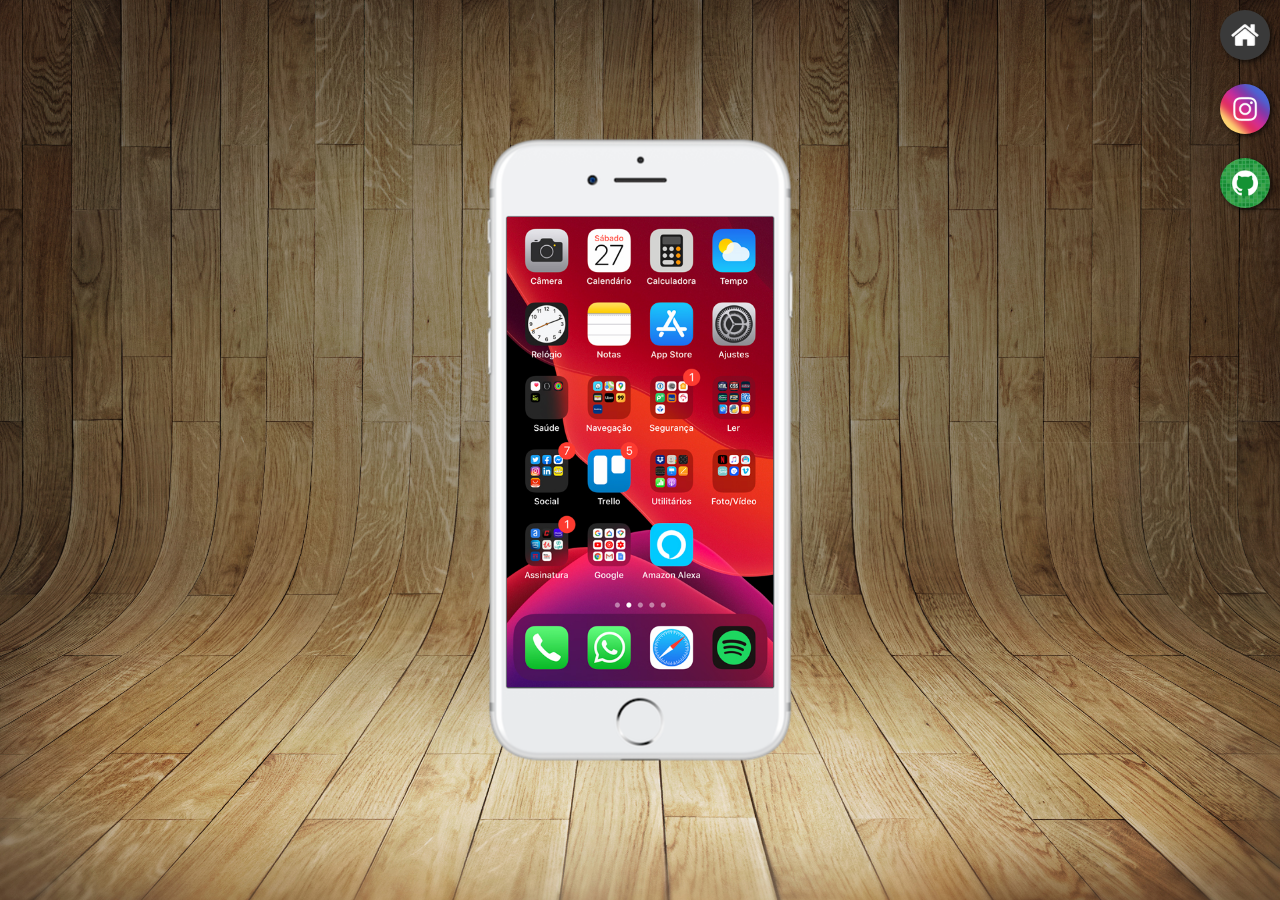
<file: index.html>
<!DOCTYPE html>
<html lang="pt-br">
<head>
    <meta charset="UTF-8">
    <meta name="viewport" content="width=device-width, initial-scale=1.0">
    <title>Projeto de Redes Sociais</title>

    <link rel="shortcut icon" href="favicon.ico" type="image/x-icon">

    <link rel="stylesheet" href="estilos/style.css">
</head>
<body>
    <main>
        <!--ONDE VAI ESTAR O TELEFONE-->
        <section id="telefone">
            <iframe src="home.html" frameborder="0" name="tela" id="tela">
                <p>Sinto Muito! Não foi possível carregar esse recurso.</p>
            </iframe>
        </section>


        <!--ONDE VÃO ESTAR OS BOTÕES-->
        <section id="redes-sociais">
            <a href="home.html" target="tela"><img src="imagens/logo-home.jpg" alt="Logo Home"></a>

            <a href="instagram.html" target="tela"><img src="imagens/logo-instagram.jpg" alt="Logo Instagram"></a>

            <a href="github.html" target="tela"><img src="imagens/logo-github.jpg" alt="Logo Git Hub"></a>
        </section>
    </main>
</body>
</html>
</file>
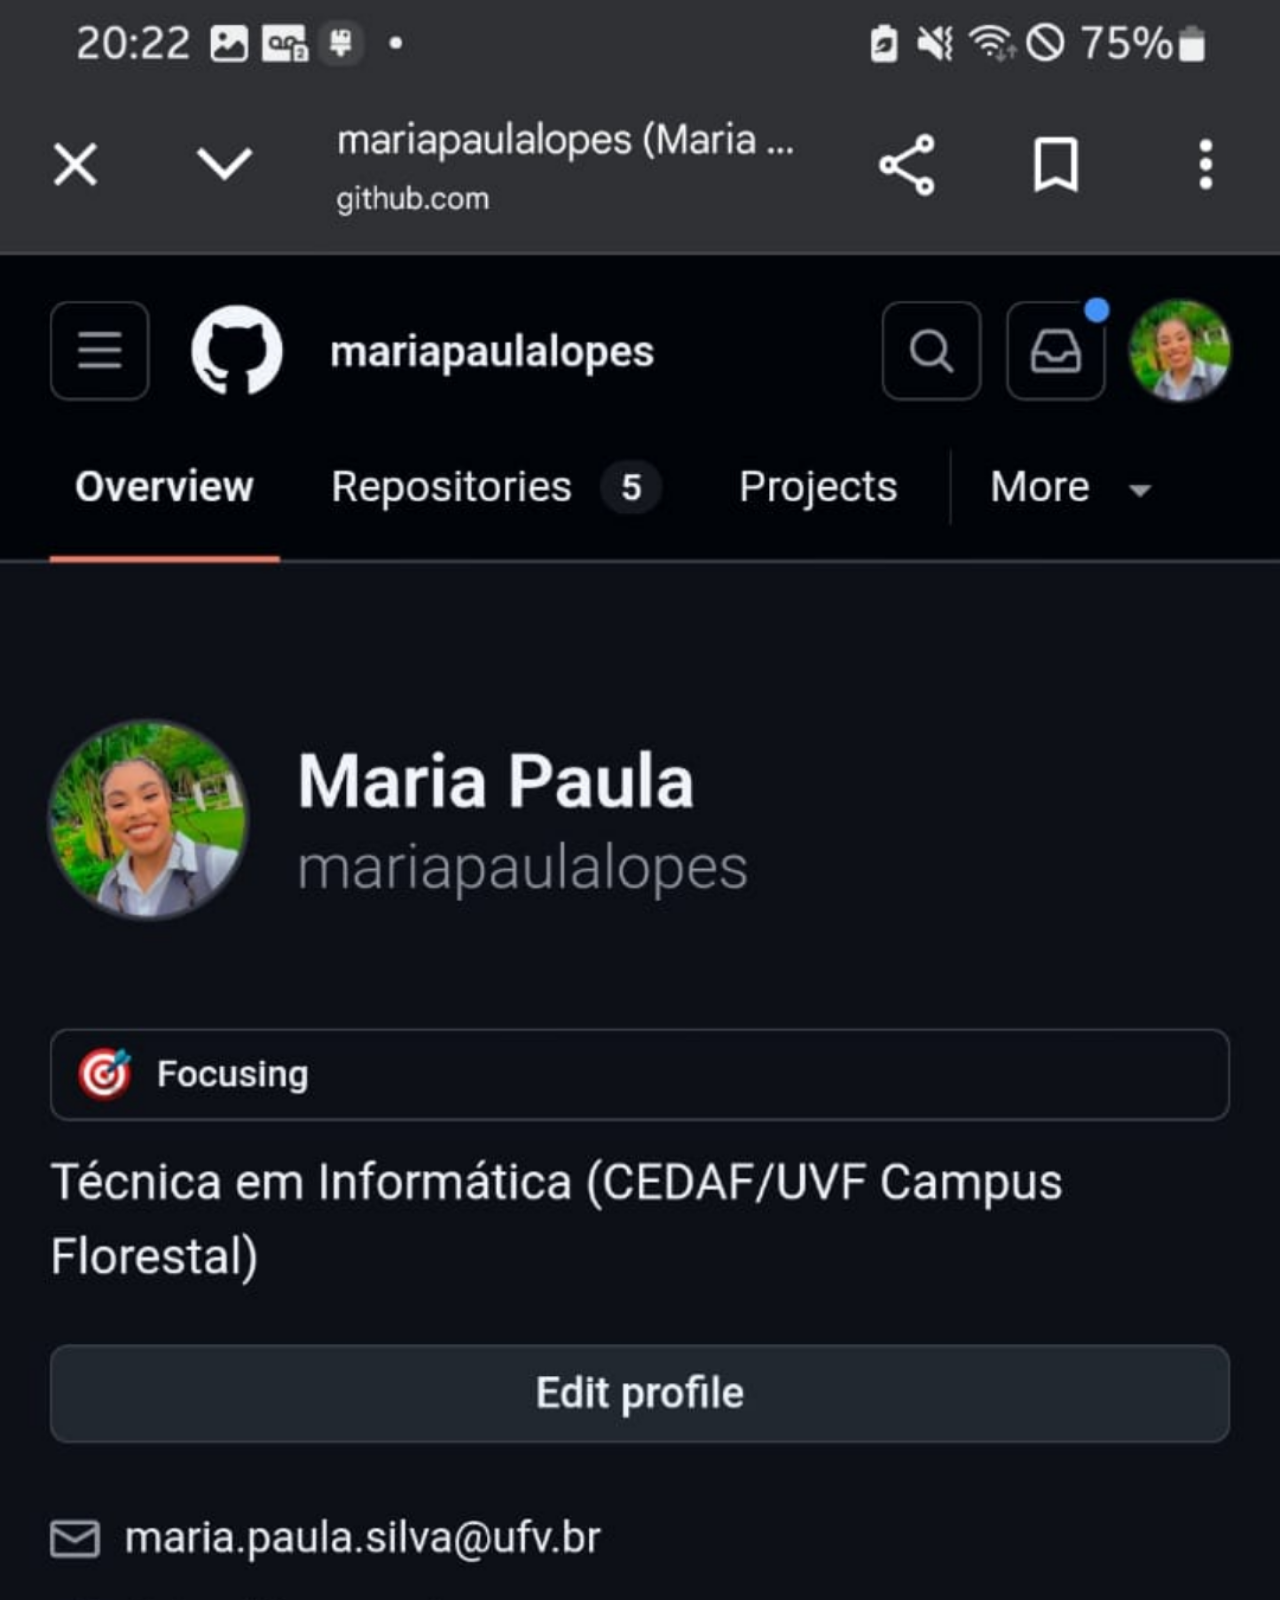
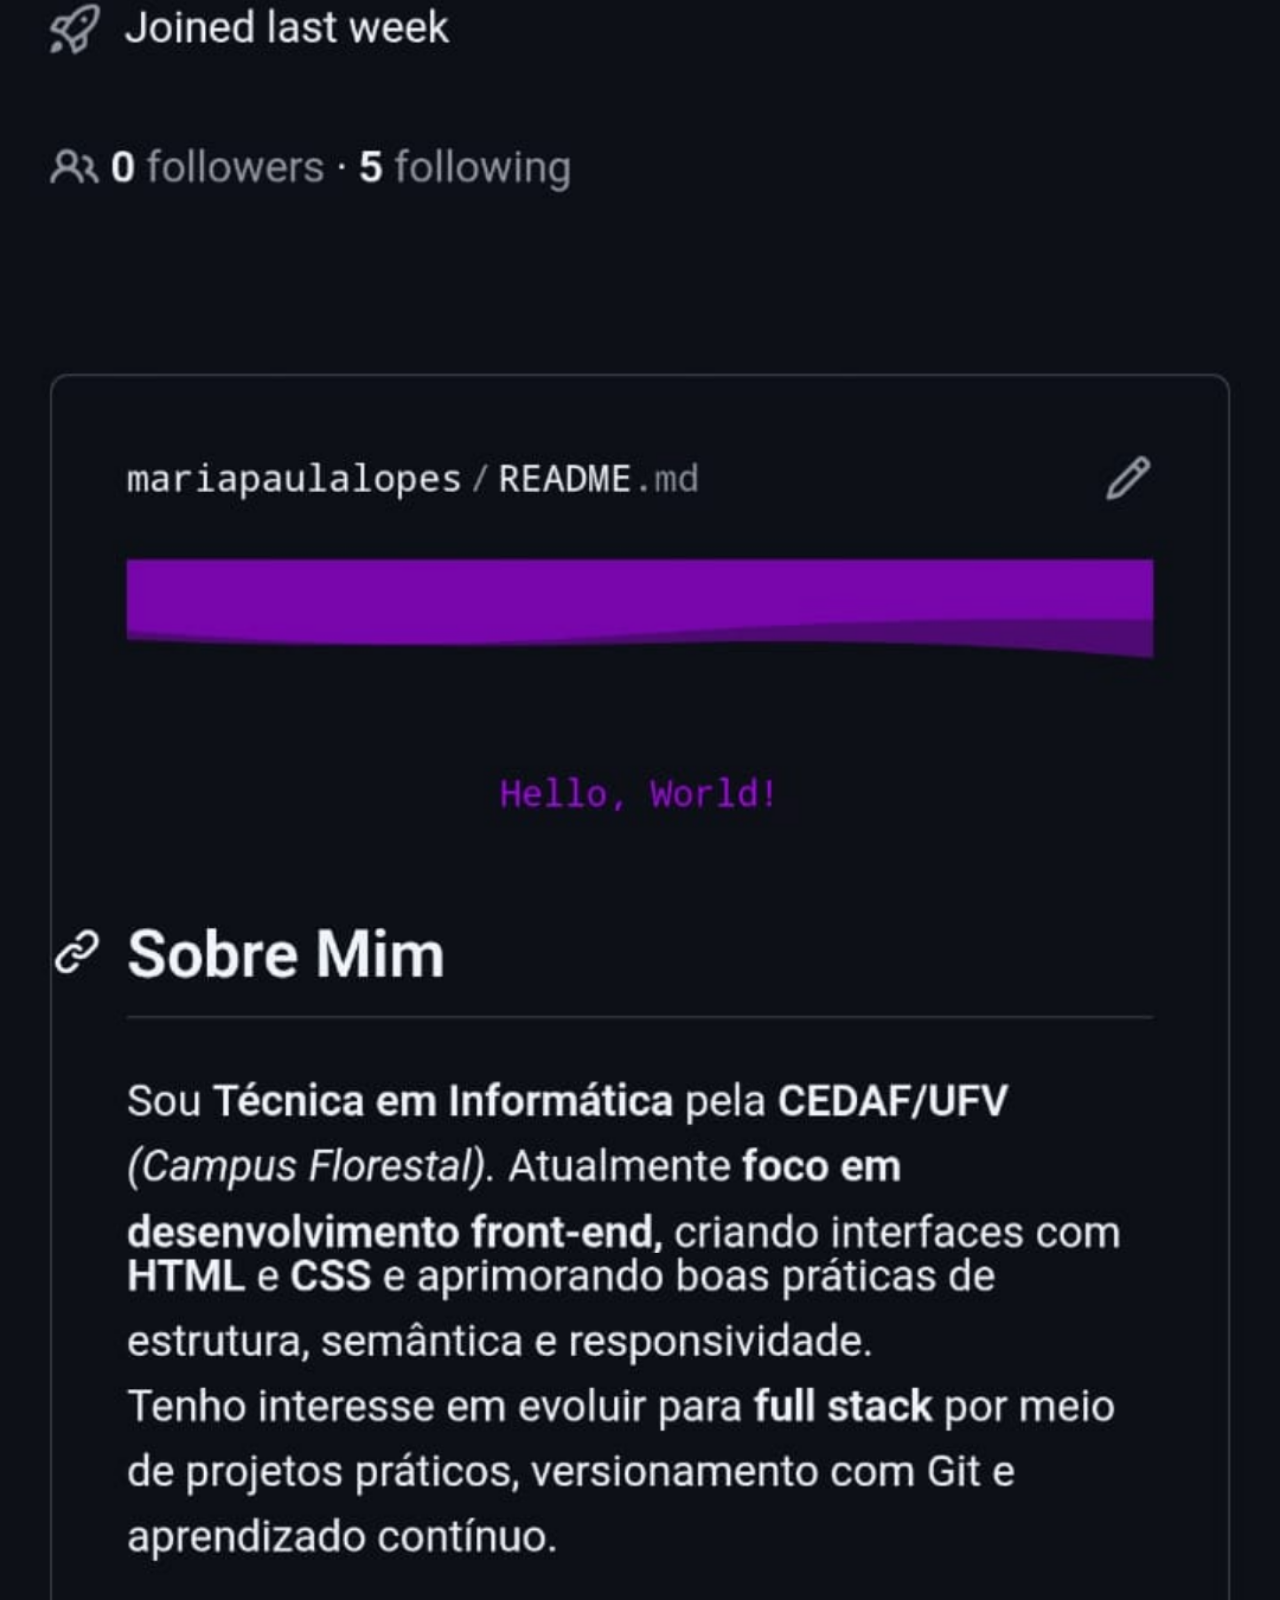
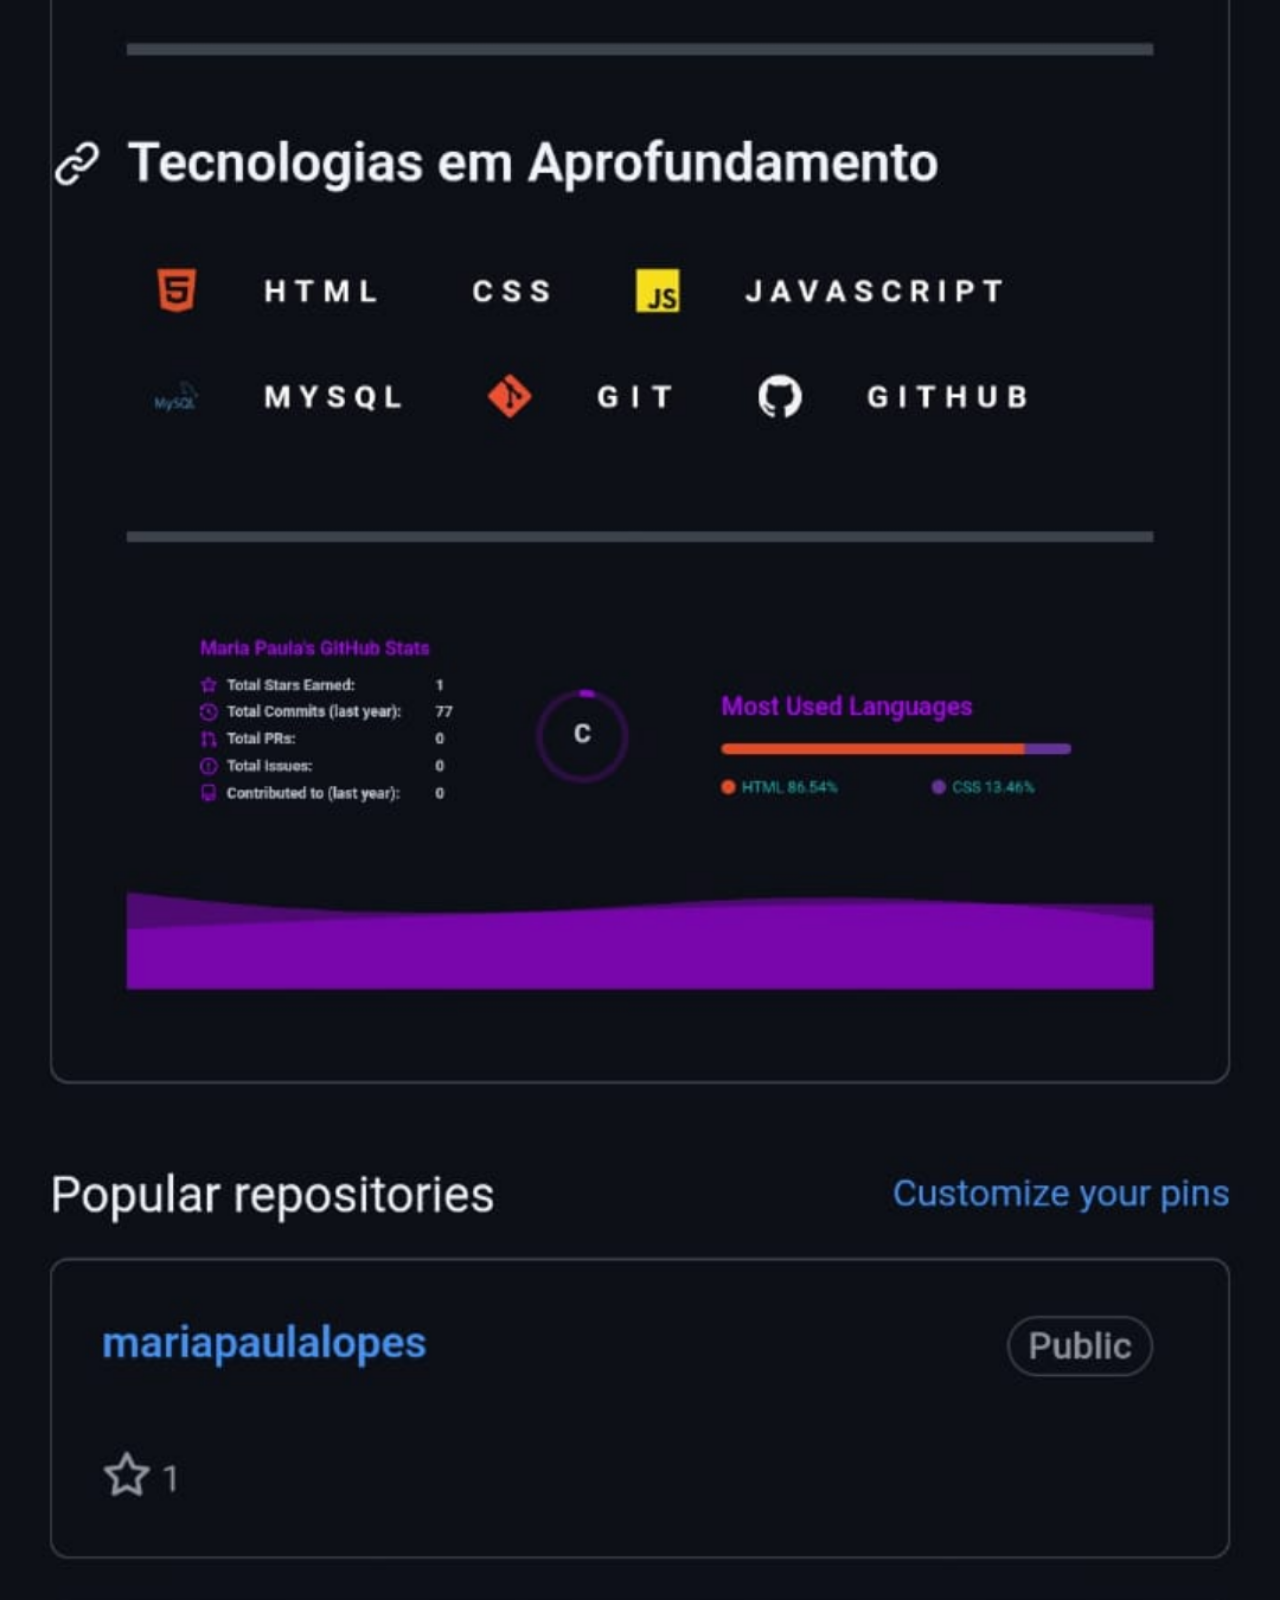
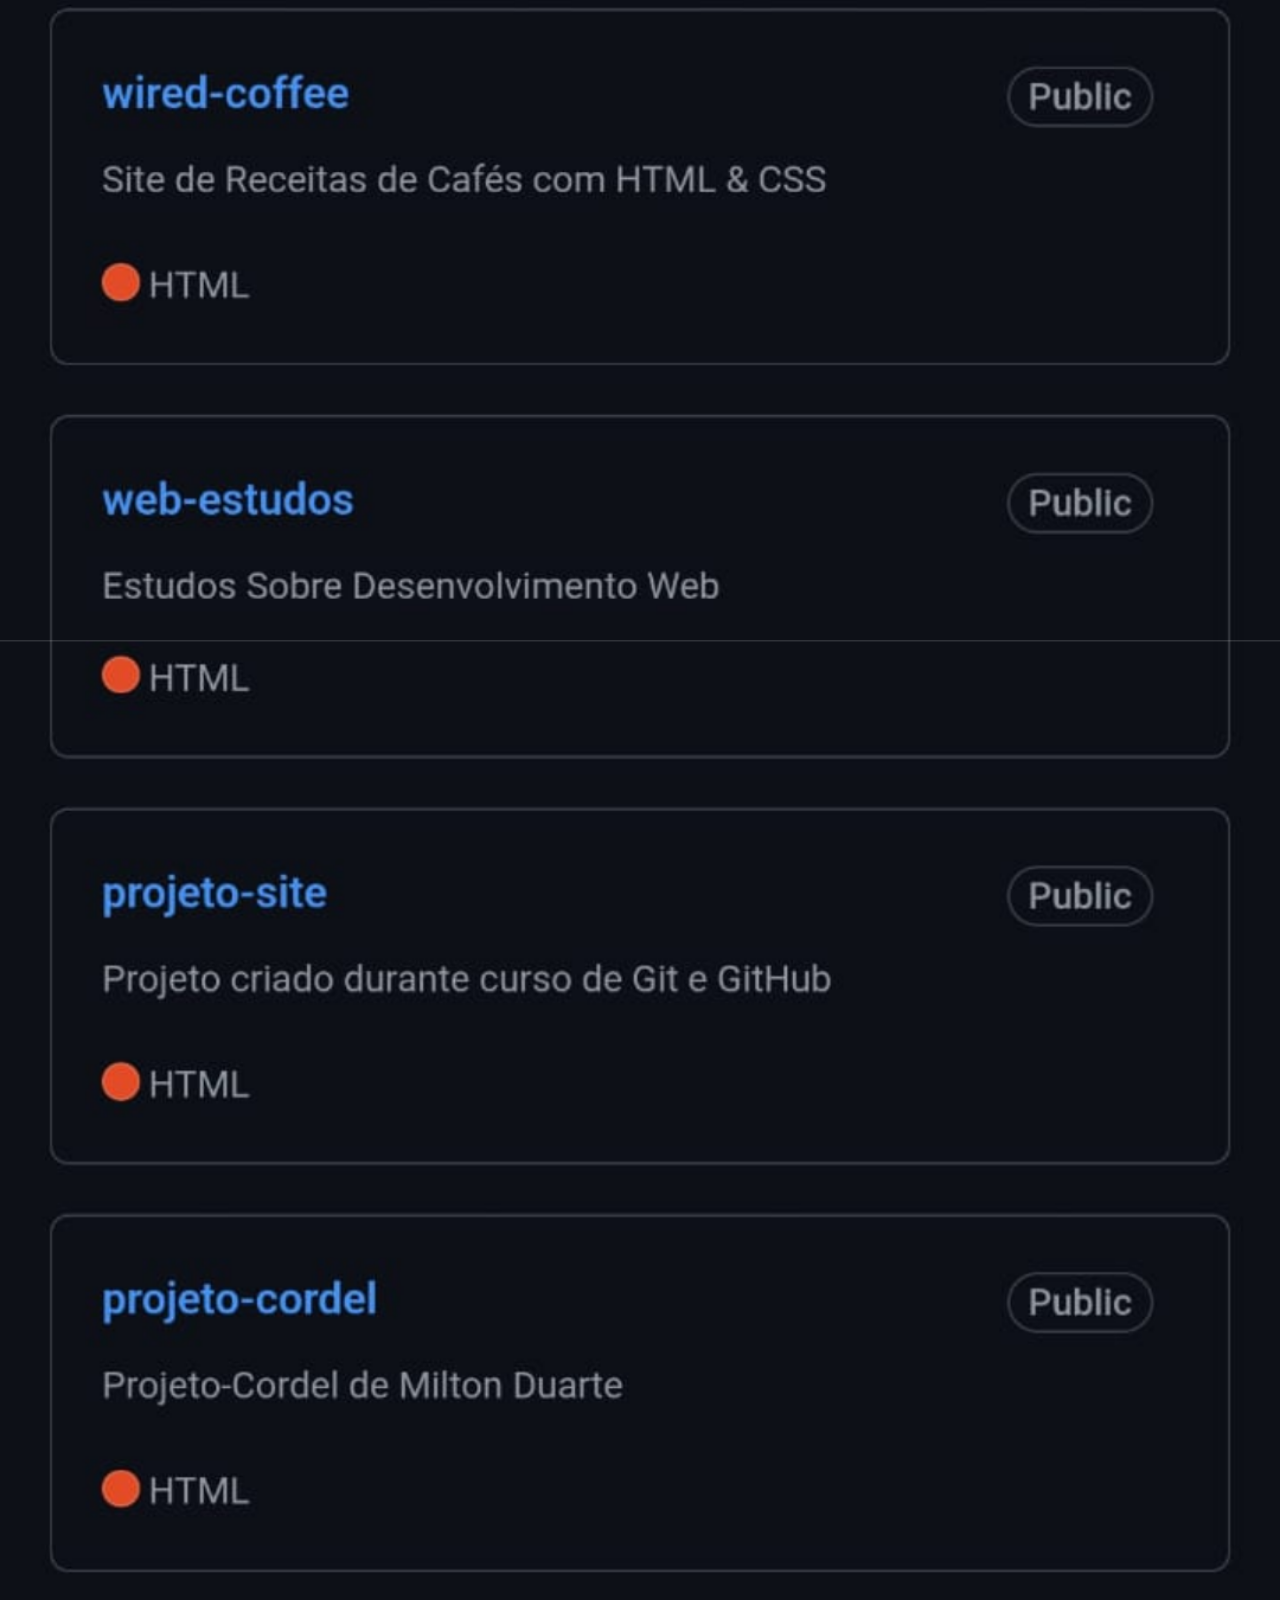
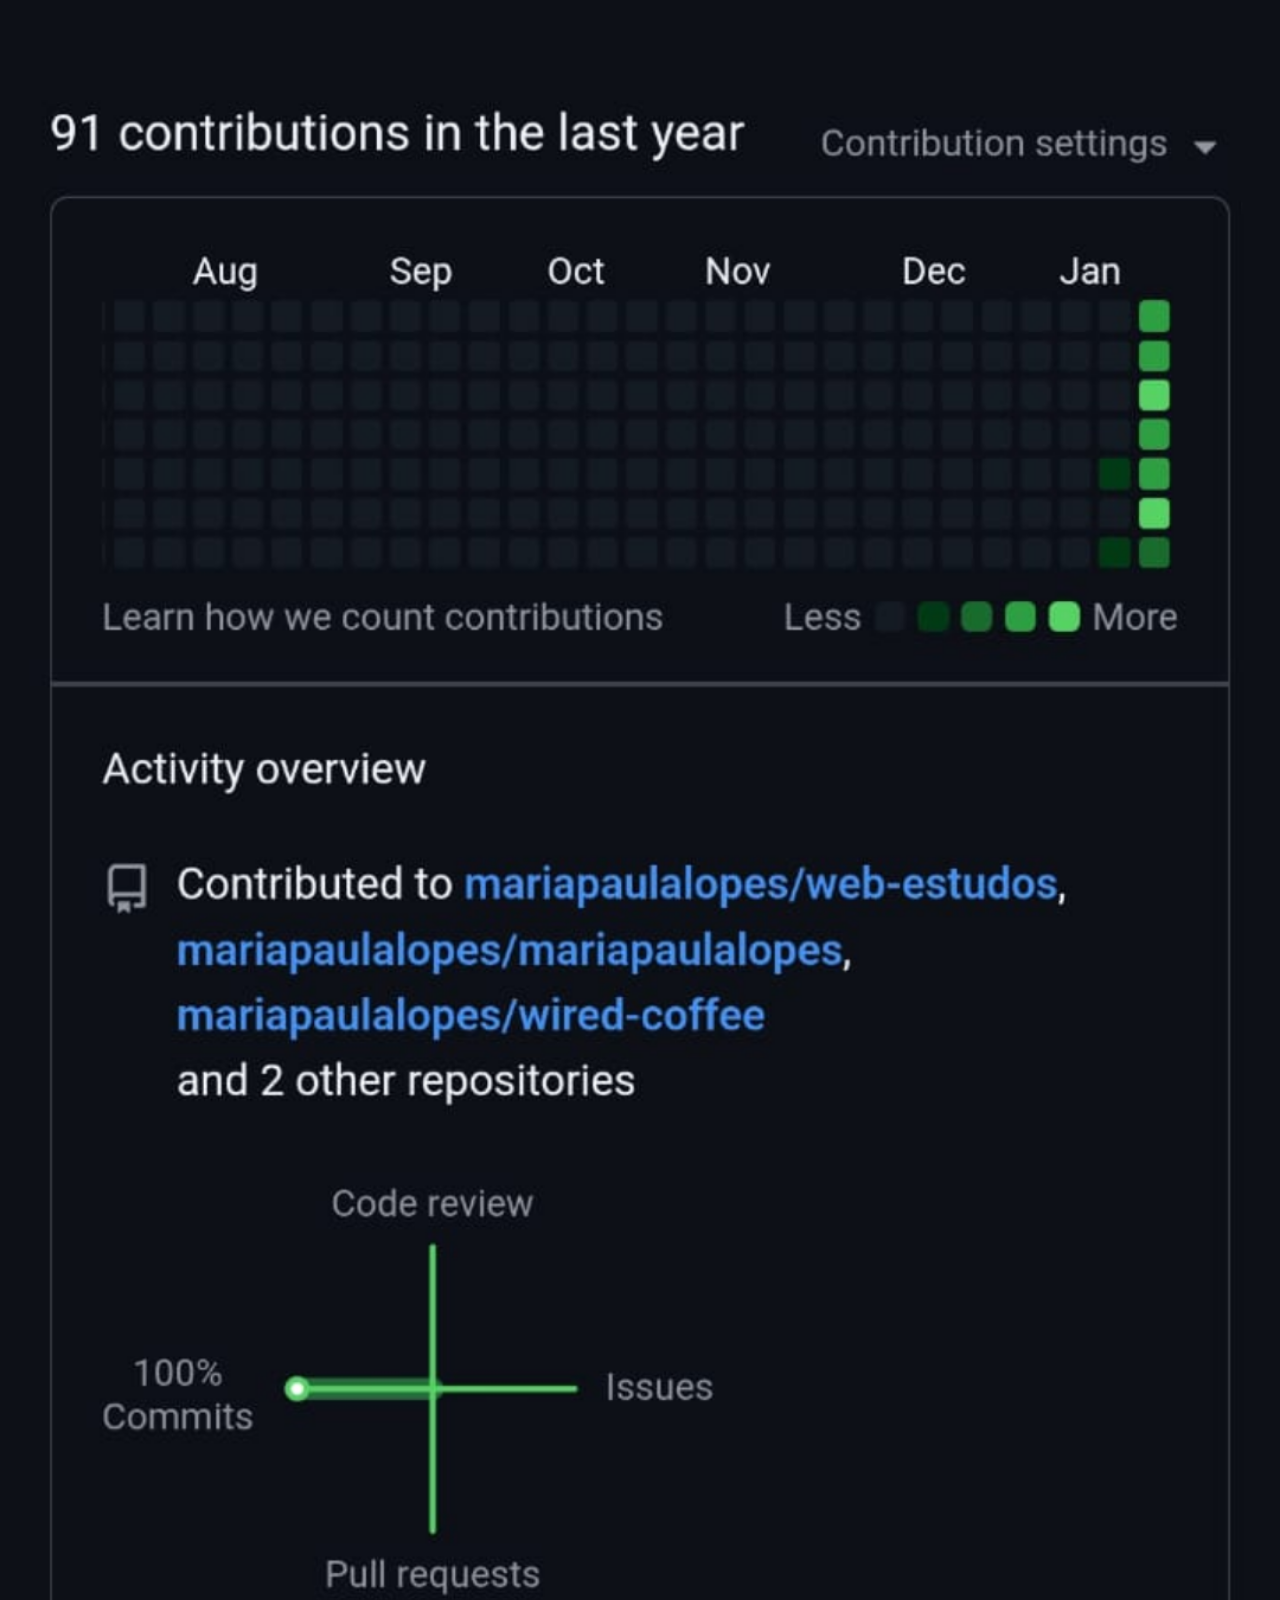
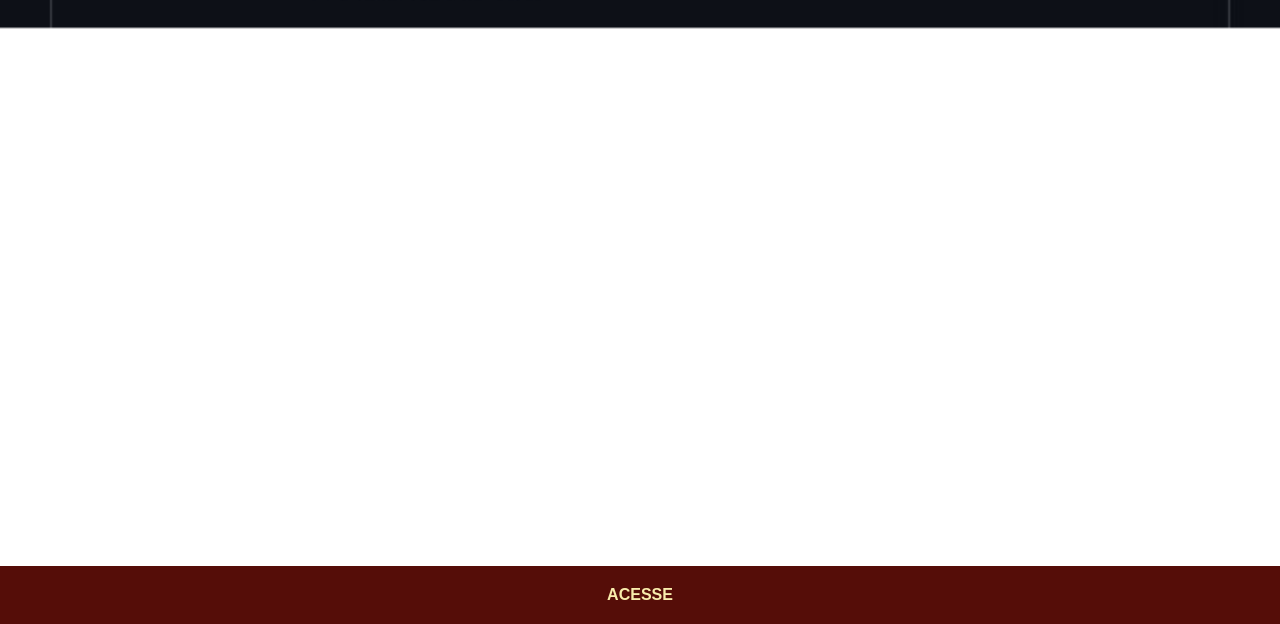
<file: github.html>
<!DOCTYPE html>
<html lang="pt-br">
<head>
    <meta charset="UTF-8">
    <meta name="viewport" content="width=device-width, initial-scale=1.0">
    <title>GitHub</title>

    <link rel="stylesheet" href="estilos/social.css">
</head>
<body>
    <img src="imagens/gitTela.png" alt="GitHub">

    <a href="https://github.com/mariapaulalopes" target="_blank">ACESSE</a>
</body>
</html>
</file>
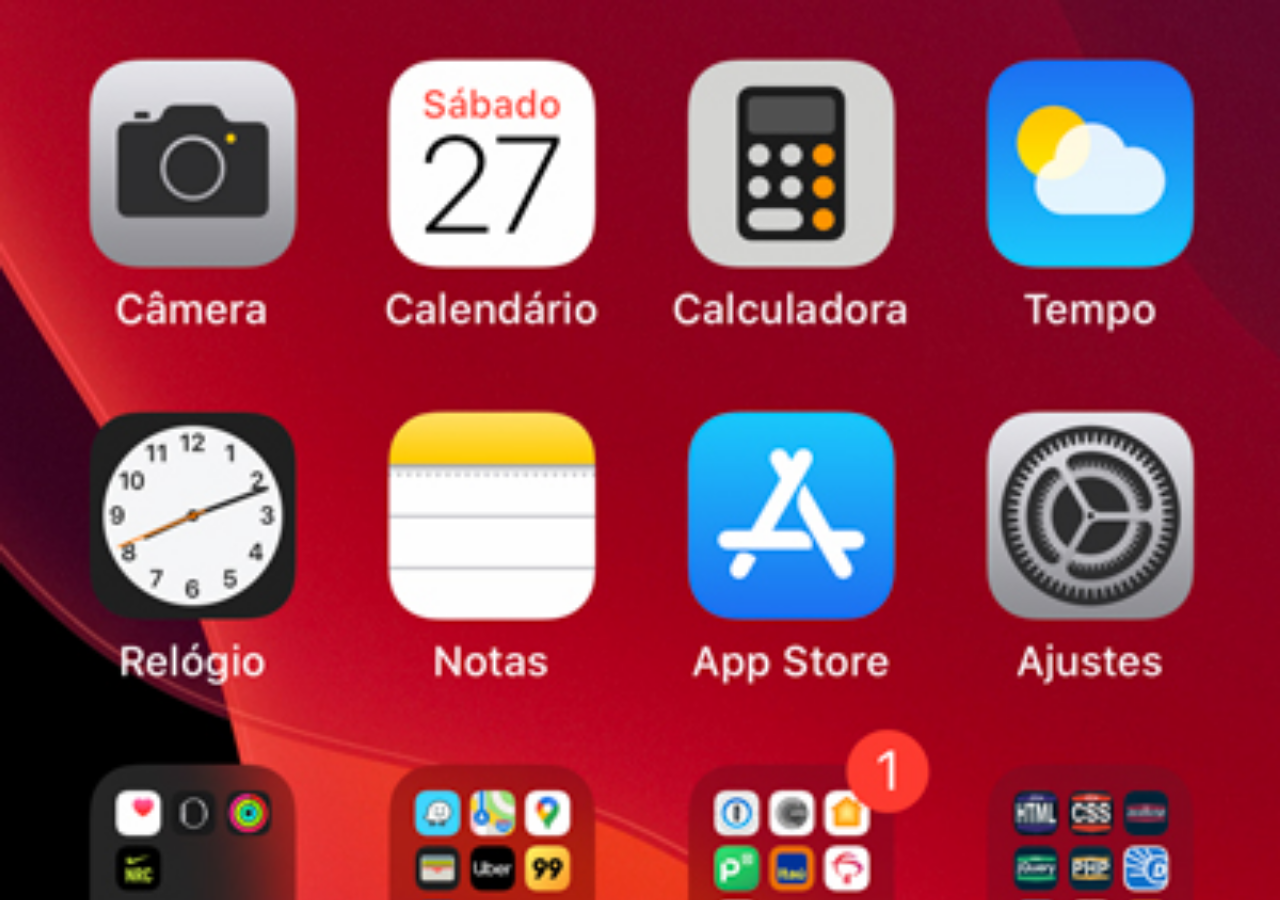
<file: home.html>
<!DOCTYPE html>
<html lang="pt-br">
<head>
    <meta charset="UTF-8">
    <meta name="viewport" content="width=device-width, initial-scale=1.0">
    <title>Home</title>

    <style>
        *{
            margin: 0px;
            padding: 0px;
        }

        body{
            height: 100vh;
            width: 100vw;

            background-color: skyblue;
            background-image: url('imagens/tela-home.jpg');
            background-repeat: no-repeat;
            background-position: top center;
            background-size: cover;
        }
    </style>
</head>
<body>
    
</body>
</html>
</file>
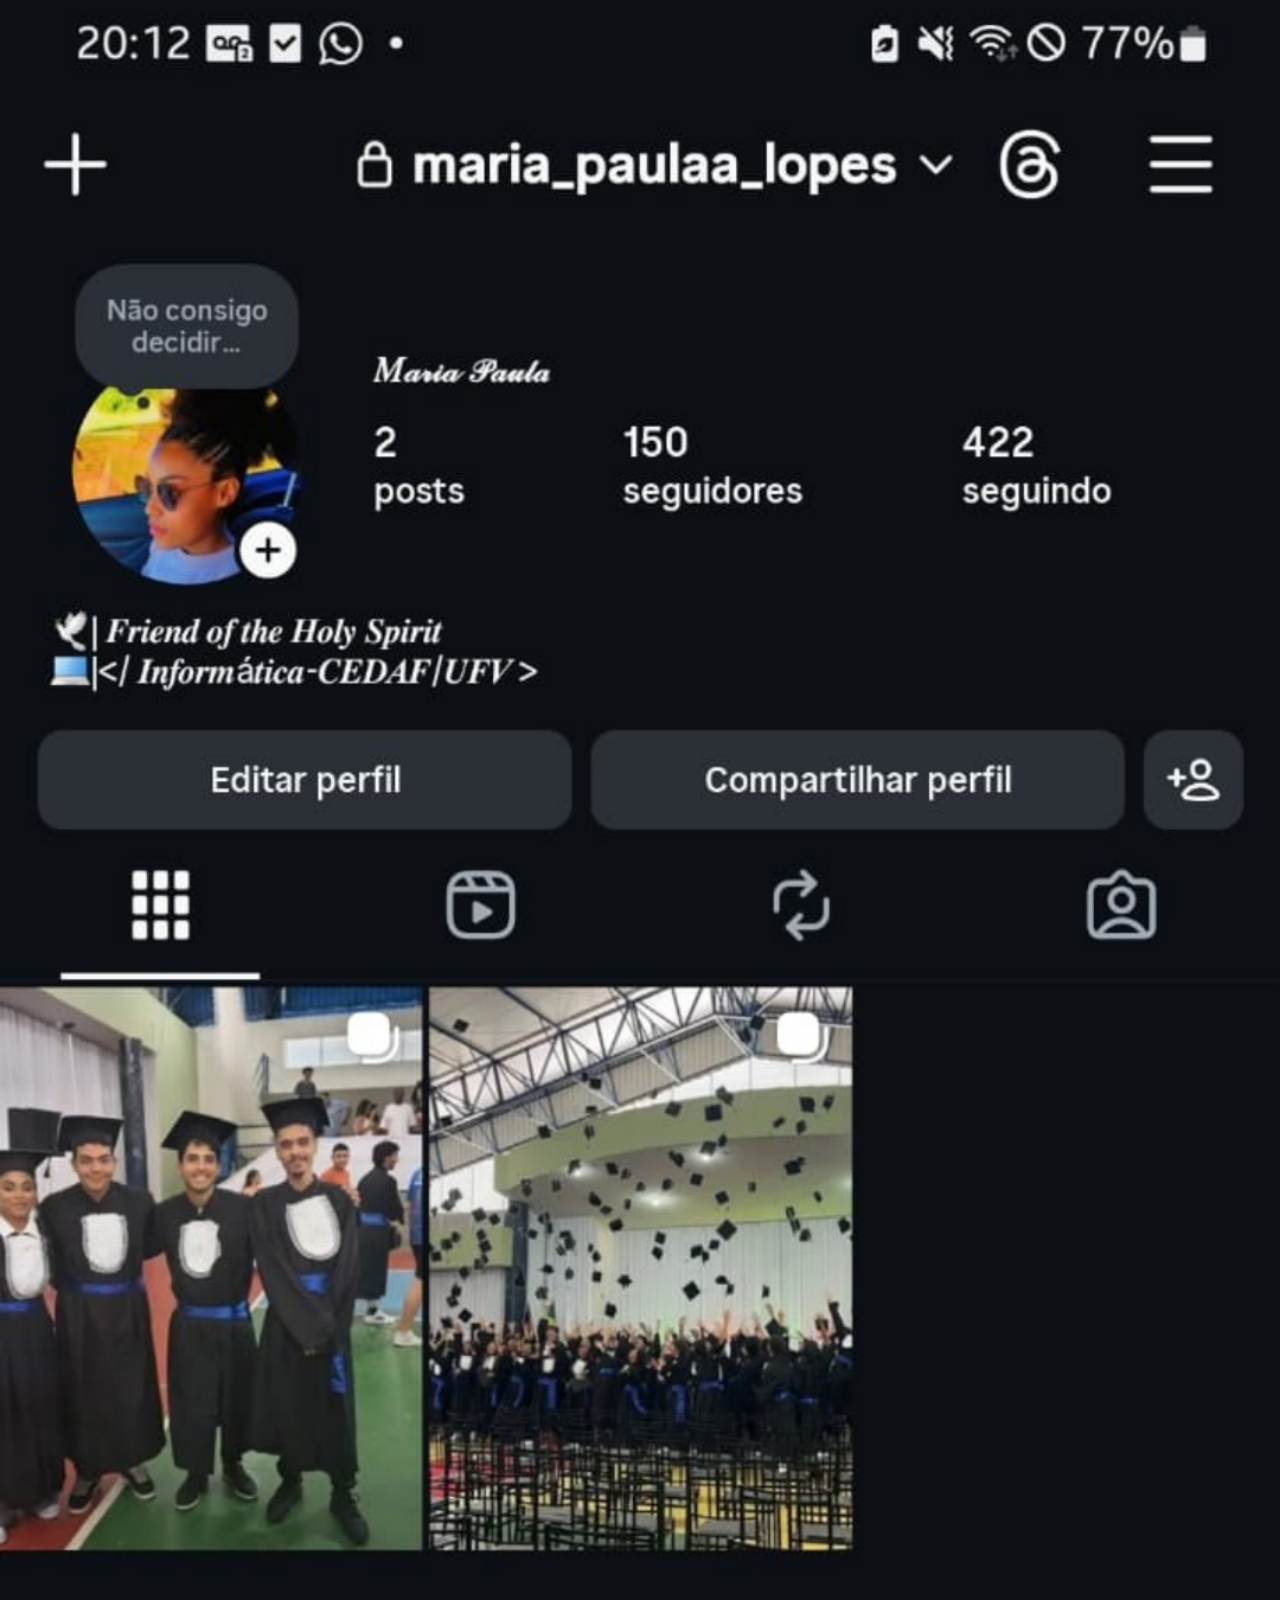
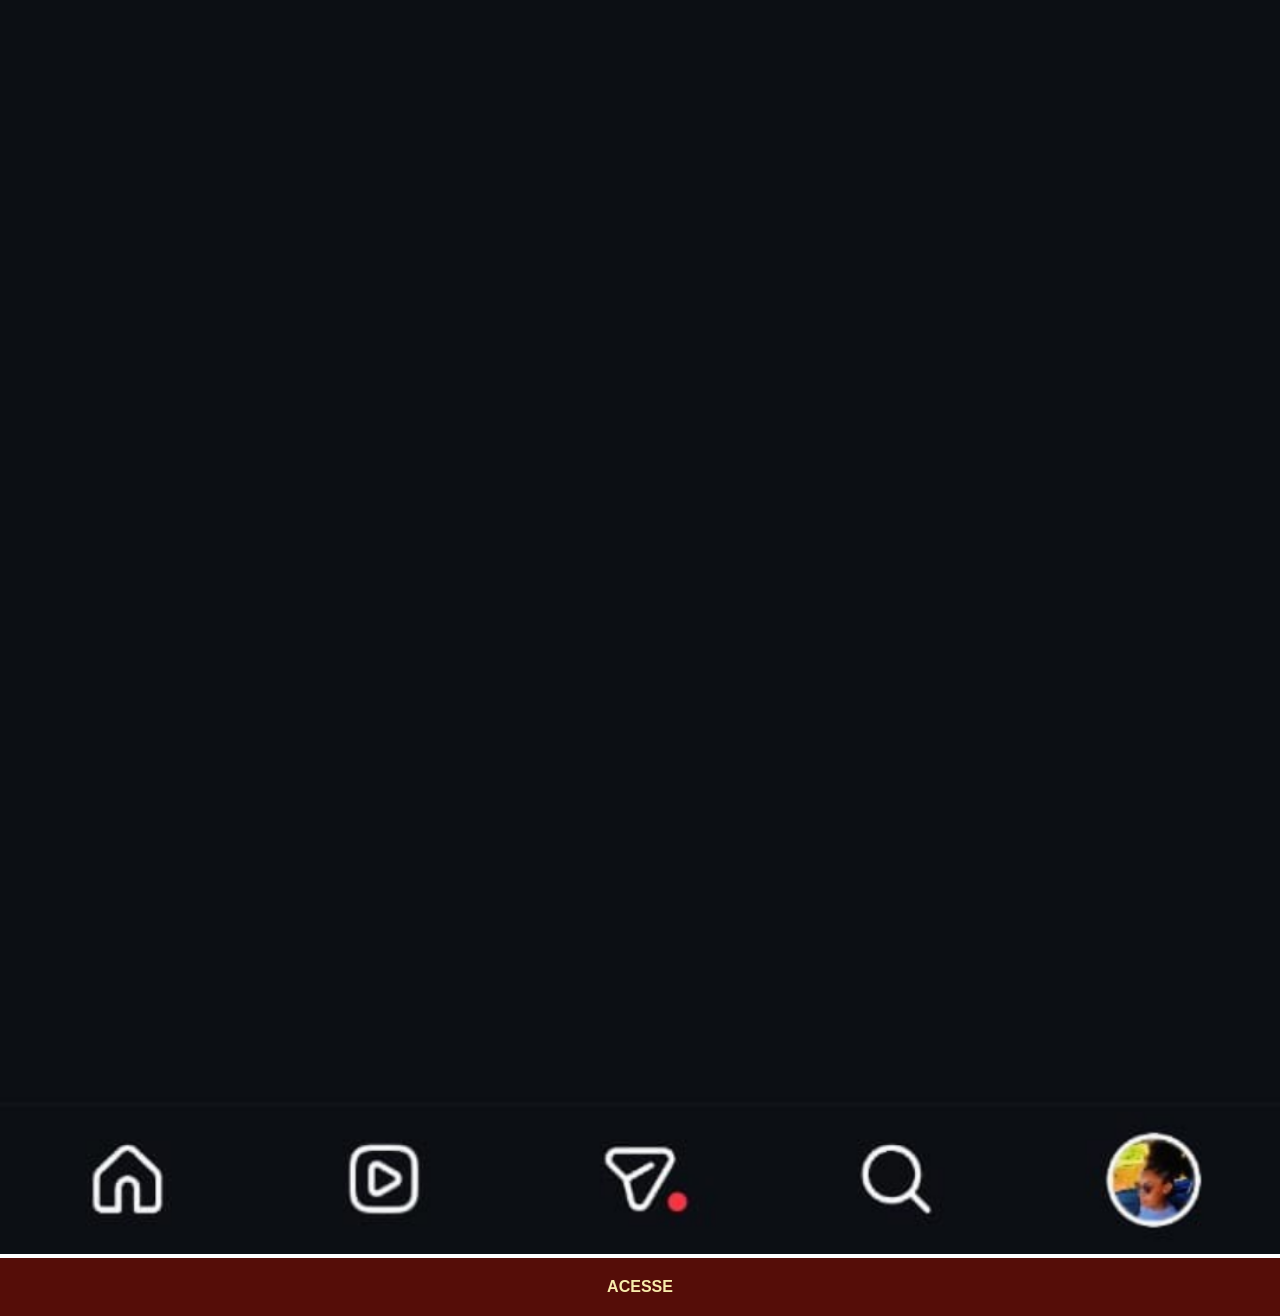
<file: instagram.html>
<!DOCTYPE html>
<html lang="pt-br">
<head>
    <meta charset="UTF-8">
    <meta name="viewport" content="width=device-width, initial-scale=1.0">
    <title>Instagram</title>

    <link rel="stylesheet" href="estilos/social.css">
</head>
<body>
    <img src="imagens/instagramTela.png" alt="Instagram">

    <a href="https://www.instagram.com/maria_paulaa_lopes/?hl=pt-br" target="_blank">ACESSE</a>
</body>
</html>
</file>
<file: estilos/style.css>
@charset "UTF-8";

*{
    margin: 0px;
    padding: 0px;

    font-family: Arial, Helvetica, sans-serif;
}

/*TAG HTML e suas dependências

- Ela representa o tamanho da página total -> altura total
- Se ela não tiver a altura definida, o body pode não ocupar 100% da tela
- Pra que a altura do body em (%) funcione, o html tem que ter altura definida -> ou seja, ocupe 100% do viewport
- Sem isso, o body cresce apenas de acordo com o conteúdo e não da tela
- Se configurar apenas o body(%) -> pode não funcionar, layouts que dependem do total da tela podem quebrar, centralização vertical pode falhar 

body {
  height: 100%;
}

-> Só funciona se:

html {
  height: 100%;
}

-> JÁ O:

body {
  height: 100vh;
}
FUNCIONA SOZINHO - depende da tela

*/

html body{
    height: 100vh; /*altura total do navegador*/
    width: 100vw; /*largura total */

    background-color: black;
    background-image: url('../imagens/fundo-madeira.jpg');
    background-repeat: no-repeat;
    background-position: top center;
    background-size: cover;
    background-attachment: fixed;
}

main{
    position: relative; /*sempre primeiro*/

    height: 100vh;
}

section#telefone{
    position: absolute;

    /*“Coloque ESTE ponto (canto superior esquerdo) no meio do container”*/
    /*Em relação ao seu pai - main*/
    /*Ele apenas colocou o canto superior esquerdo no ponto central do main -> agora, precisamos "puxar o retângulo" pra esquerda e pra cima na mesma proporção*/
    top: 50%;
    left: 50%;

    /*Centro do elemento = centro do pai*/
    transform: translate(-50%, -50%); /*esquerda e pra cima*/

    height: 627px;
    width: 311px;

    /*colocando o frame do telefone*/
    /*
        contain - imagem 100% exibida
        cover - cobrir a tela inteira
            - mesmo que picote um cpouco da imagem
    */
    background-image: url('../imagens/frame-iphone.png');
    background-position: center center;
    background-repeat: no-repeat;
    background-size: contain;
    background-attachment: fixed;
}

iframe#tela{
    position: relative;
    top: 80.3px;
    left: 21.6px;

    height: 470.8px;
    width: 267.3px;

    border-radius: 2px;
}

section#redes-sociais{
    display: flex;
    flex-direction: column;

    align-items: flex-end; /* direita */
}

section#redes-sociais img{
    width: 50px;

    margin: 10px;

    border-radius: 50%;

    box-shadow: 2px 2px 5px rgba(0, 0, 0, 0.69);

    /*Pra que quando eu passe o mouse em cima, a borda faça parte da imagem e não fique arredando os outros links*/
    box-sizing: border-box;
}

section#redes-sociais img:hover{
    border: 2px solid rgba(255, 255, 255, 0.889);

    transform: translate(-3px, -3px);

    box-shadow: 5px 5px 10px rgba(0, 0, 0, 0.69);

    transition: transform 0.3s, border 0.2s;
}
</file>
<file: estilos/social.css>
@charset "UTF-8";

*{
    margin: 0px;
    padding: 0px;

    font-family: Arial, Helvetica, sans-serif;
}

/*escondendo a barra de rolagem*/
::-webkit-scrollbar{
    width: 0px;
    height: 0px;
}

img{
    width: 100vw;
}

a{
    display: block; /*pra aparecer em baixo*/
    background-color: #550d08;

    padding: 20px;

    text-align: center;
    font-weight: bold;
    text-decoration: none;
    color: #f8ecac;
}

a:hover{
    background-color: #b81202;
}
</file>
